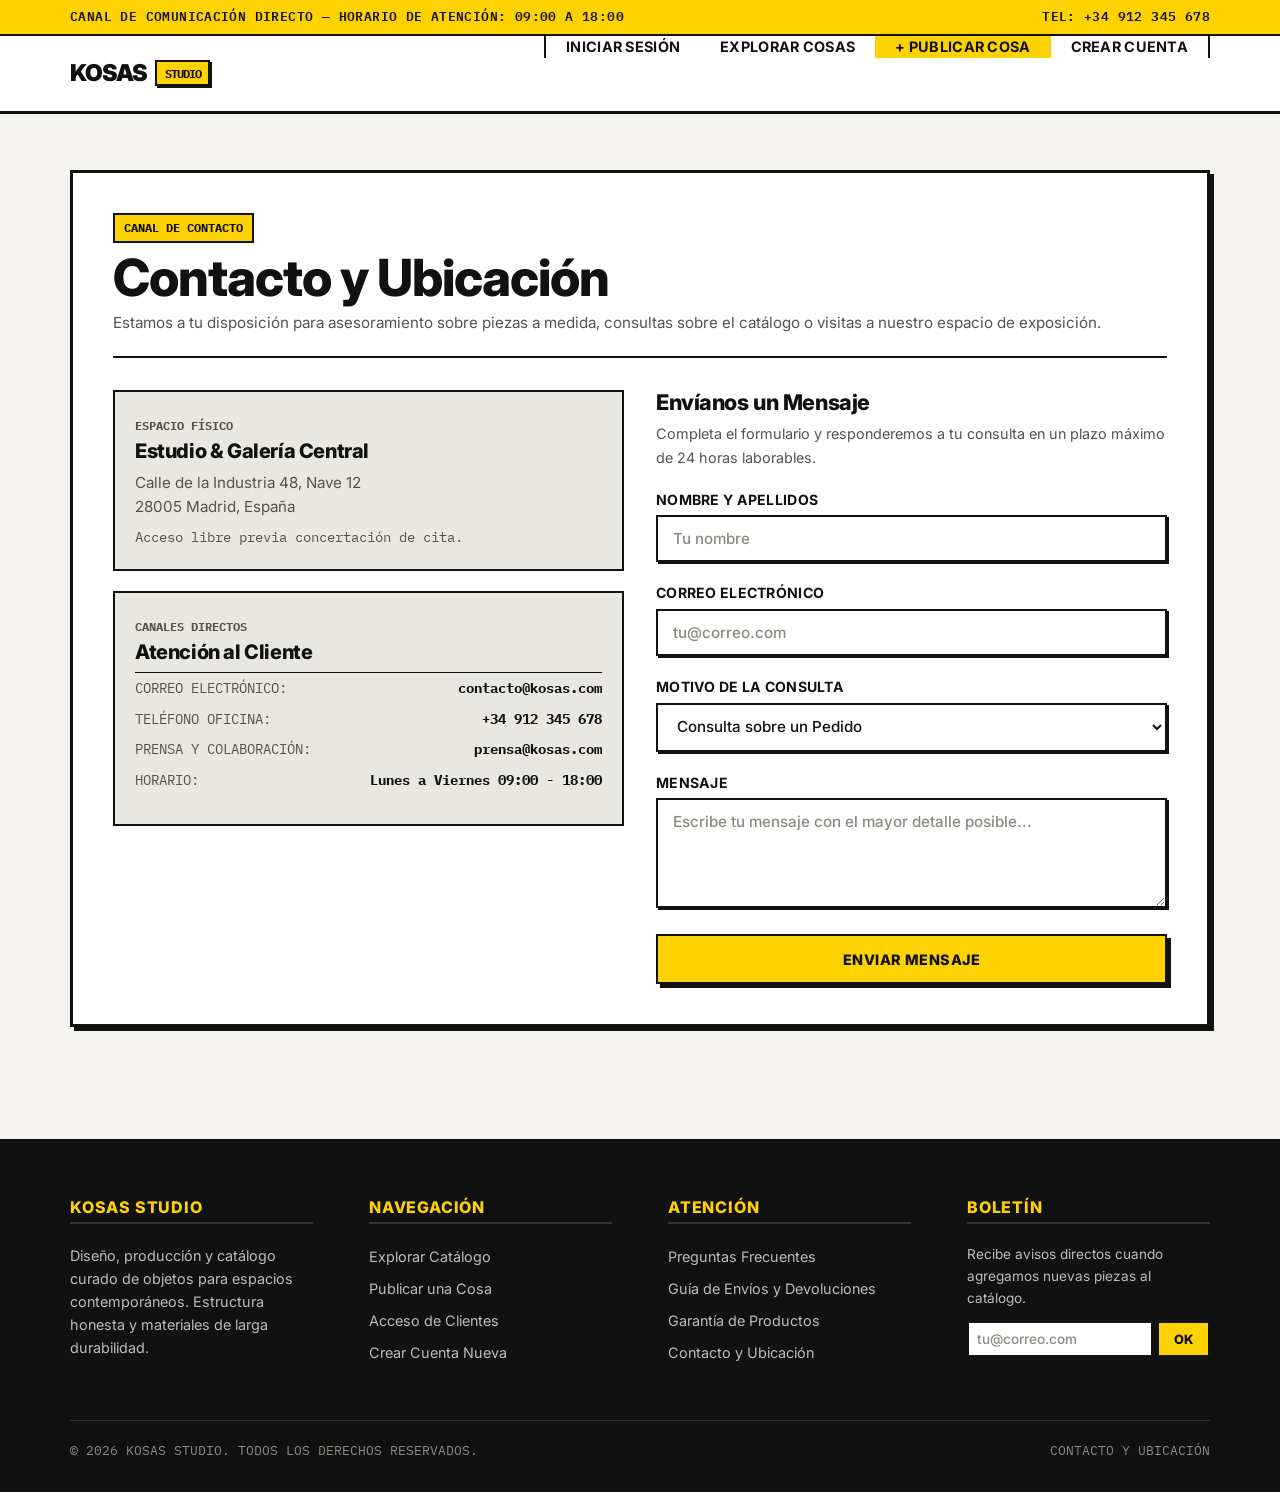
<file: views/pages/contacto.html>
<!DOCTYPE html>
<html lang="es">
<head>
  <meta charset="UTF-8">
  <meta name="viewport" content="width=device-width, initial-scale=1.0">
  <title>Contacto y Ubicación — KOSAS STUDIO</title>
  <meta name="description" content="Información de contacto, ubicación del estudio central y formulario de atención directa.">
  <link rel="stylesheet" href="../css/style.css">
</head>
<body>

  <aside class="top-notice">
    <div class="container top-notice-inner">
      <span>CANAL DE COMUNICACIÓN DIRECTO — HORARIO DE ATENCIÓN: 09:00 A 18:00</span>
      <span>TEL: +34 912 345 678</span>
    </div>
  </aside>

  <header class="navbar">
    <div class="container navbar-inner">
      <a href="../index.html" class="nav-brand">
        <span>KOSAS</span>
        <span class="nav-brand-badge">STUDIO</span>
      </a>

      <nav aria-label="Navegación del sitio">
        <ul class="nav-links">
          <li><a href="../index.html" class="nav-link">Iniciar Sesión</a></li>
          <li><a href="catalogo.html" class="nav-link">Explorar Cosas</a></li>
          <li><a href="agregar-cosa.html" class="nav-link highlight">+ Publicar Cosa</a></li>
          <li><a href="registro.html" class="nav-link">Crear Cuenta</a></li>
        </ul>
      </nav>
    </div>
  </header>

  <main class="main-content">
    <div class="container">

      <div class="info-content-card">
        <div class="info-header">
          <span class="tag tag-yellow">CANAL DE CONTACTO</span>
          <h1 style="margin-top: 0.35rem;">Contacto y Ubicación</h1>
          <p style="margin-top: 0.25rem;">
            Estamos a tu disposición para asesoramiento sobre piezas a medida, consultas sobre el catálogo o visitas a nuestro espacio de exposición.
          </p>
        </div>

        <div class="contact-layout">

          <div>
            <div class="contact-box">
              <span class="mono" style="font-size: 0.75rem; font-weight: 700; color: var(--color-text-muted);">ESPACIO FÍSICO</span>
              <h2 style="font-size: 1.25rem; margin: 0.25rem 0 0.5rem;">Estudio & Galería Central</h2>
              <p style="font-size: 0.95rem; margin-bottom: 0.5rem;">Calle de la Industria 48, Nave 12<br>28005 Madrid, España</p>
              <p class="mono" style="font-size: 0.85rem;">Acceso libre previa concertación de cita.</p>
            </div>

            <div class="contact-box">
              <span class="mono" style="font-size: 0.75rem; font-weight: 700; color: var(--color-text-muted);">CANALES DIRECTOS</span>
              <h2 style="font-size: 1.25rem; margin: 0.25rem 0 0.5rem;">Atención al Cliente</h2>
              <table class="specs-table" style="font-size: 0.88rem;">
                <tr><td>CORREO ELECTRÓNICO:</td><td>contacto@kosas.com</td></tr>
                <tr><td>TELÉFONO OFICINA:</td><td>+34 912 345 678</td></tr>
                <tr><td>PRENSA Y COLABORACIÓN:</td><td>prensa@kosas.com</td></tr>
                <tr><td>HORARIO:</td><td>Lunes a Viernes 09:00 - 18:00</td></tr>
              </table>
            </div>
          </div>

          <div>
            <h2 style="font-size: 1.35rem; margin-bottom: 0.5rem;">Envíanos un Mensaje</h2>
            <p style="font-size: 0.9rem; margin-bottom: var(--space-md);">
              Completa el formulario y responderemos a tu consulta en un plazo máximo de 24 horas laborables.
            </p>

            <form action="catalogo.html" method="GET">
              <div class="form-group">
                <label for="nombre-contacto" class="form-label">Nombre y Apellidos</label>
                <input type="text" id="nombre-contacto" name="nombre-contacto" class="form-input" placeholder="Tu nombre" required>
              </div>

              <div class="form-group">
                <label for="correo-contacto" class="form-label">Correo Electrónico</label>
                <input type="email" id="correo-contacto" name="correo-contacto" class="form-input" placeholder="tu@correo.com" required>
              </div>

              <div class="form-group">
                <label for="motivo" class="form-label">Motivo de la Consulta</label>
                <select id="motivo" name="motivo" class="form-input" style="cursor: pointer;">
                  <option value="pedido">Consulta sobre un Pedido</option>
                  <option value="producto">Información sobre una Pieza</option>
                  <option value="publicar">Propuesta de Publicación / Artesanía</option>
                  <option value="otro">Otro Asunto</option>
                </select>
              </div>

              <div class="form-group">
                <label for="mensaje" class="form-label">Mensaje</label>
                <textarea id="mensaje" name="mensaje" class="form-input" rows="4" placeholder="Escribe tu mensaje con el mayor detalle posible..." required></textarea>
              </div>

              <button type="submit" class="btn btn-primary btn-block" style="padding: 0.9rem;">
                Enviar Mensaje
              </button>
            </form>
          </div>

        </div>
      </div>

    </div>
  </main>

  <footer class="footer">
    <div class="container">
      <div class="footer-columns">
        <div class="footer-col">
          <h4>KOSAS STUDIO</h4>
          <p style="color: #bfbcb6; font-size: 0.9rem; line-height: 1.6;">
            Diseño, producción y catálogo curado de objetos para espacios contemporáneos. Estructura honesta y materiales de larga durabilidad.
          </p>
        </div>

        <div class="footer-col">
          <h4>NAVEGACIÓN</h4>
          <ul class="footer-links">
            <li><a href="catalogo.html" class="footer-link">Explorar Catálogo</a></li>
            <li><a href="agregar-cosa.html" class="footer-link">Publicar una Cosa</a></li>
            <li><a href="../index.html" class="footer-link">Acceso de Clientes</a></li>
            <li><a href="registro.html" class="footer-link">Crear Cuenta Nueva</a></li>
          </ul>
        </div>

        <div class="footer-col">
          <h4>ATENCIÓN</h4>
          <ul class="footer-links">
            <li><a href="faq.html" class="footer-link">Preguntas Frecuentes</a></li>
            <li><a href="envios-devoluciones.html" class="footer-link">Guía de Envíos y Devoluciones</a></li>
            <li><a href="garantia.html" class="footer-link">Garantía de Productos</a></li>
            <li><a href="contacto.html" class="footer-link">Contacto y Ubicación</a></li>
          </ul>
        </div>

        <div class="footer-col">
          <h4>BOLETÍN</h4>
          <p style="color: #bfbcb6; font-size: 0.85rem; margin-bottom: 0.75rem;">
            Recibe avisos directos cuando agregamos nuevas piezas al catálogo.
          </p>
          <div style="display: flex; gap: 0.25rem;">
            <input type="email" placeholder="tu@correo.com" class="form-input" style="padding: 0.5rem; font-size: 0.85rem;">
            <button class="btn btn-primary btn-sm" type="button">OK</button>
          </div>
        </div>
      </div>

      <div class="footer-bottom">
        <span>© 2026 KOSAS STUDIO. TODOS LOS DERECHOS RESERVADOS.</span>
        <span>CONTACTO Y UBICACIÓN</span>
      </div>
    </div>
  </footer>

</body>
</html>
</file>
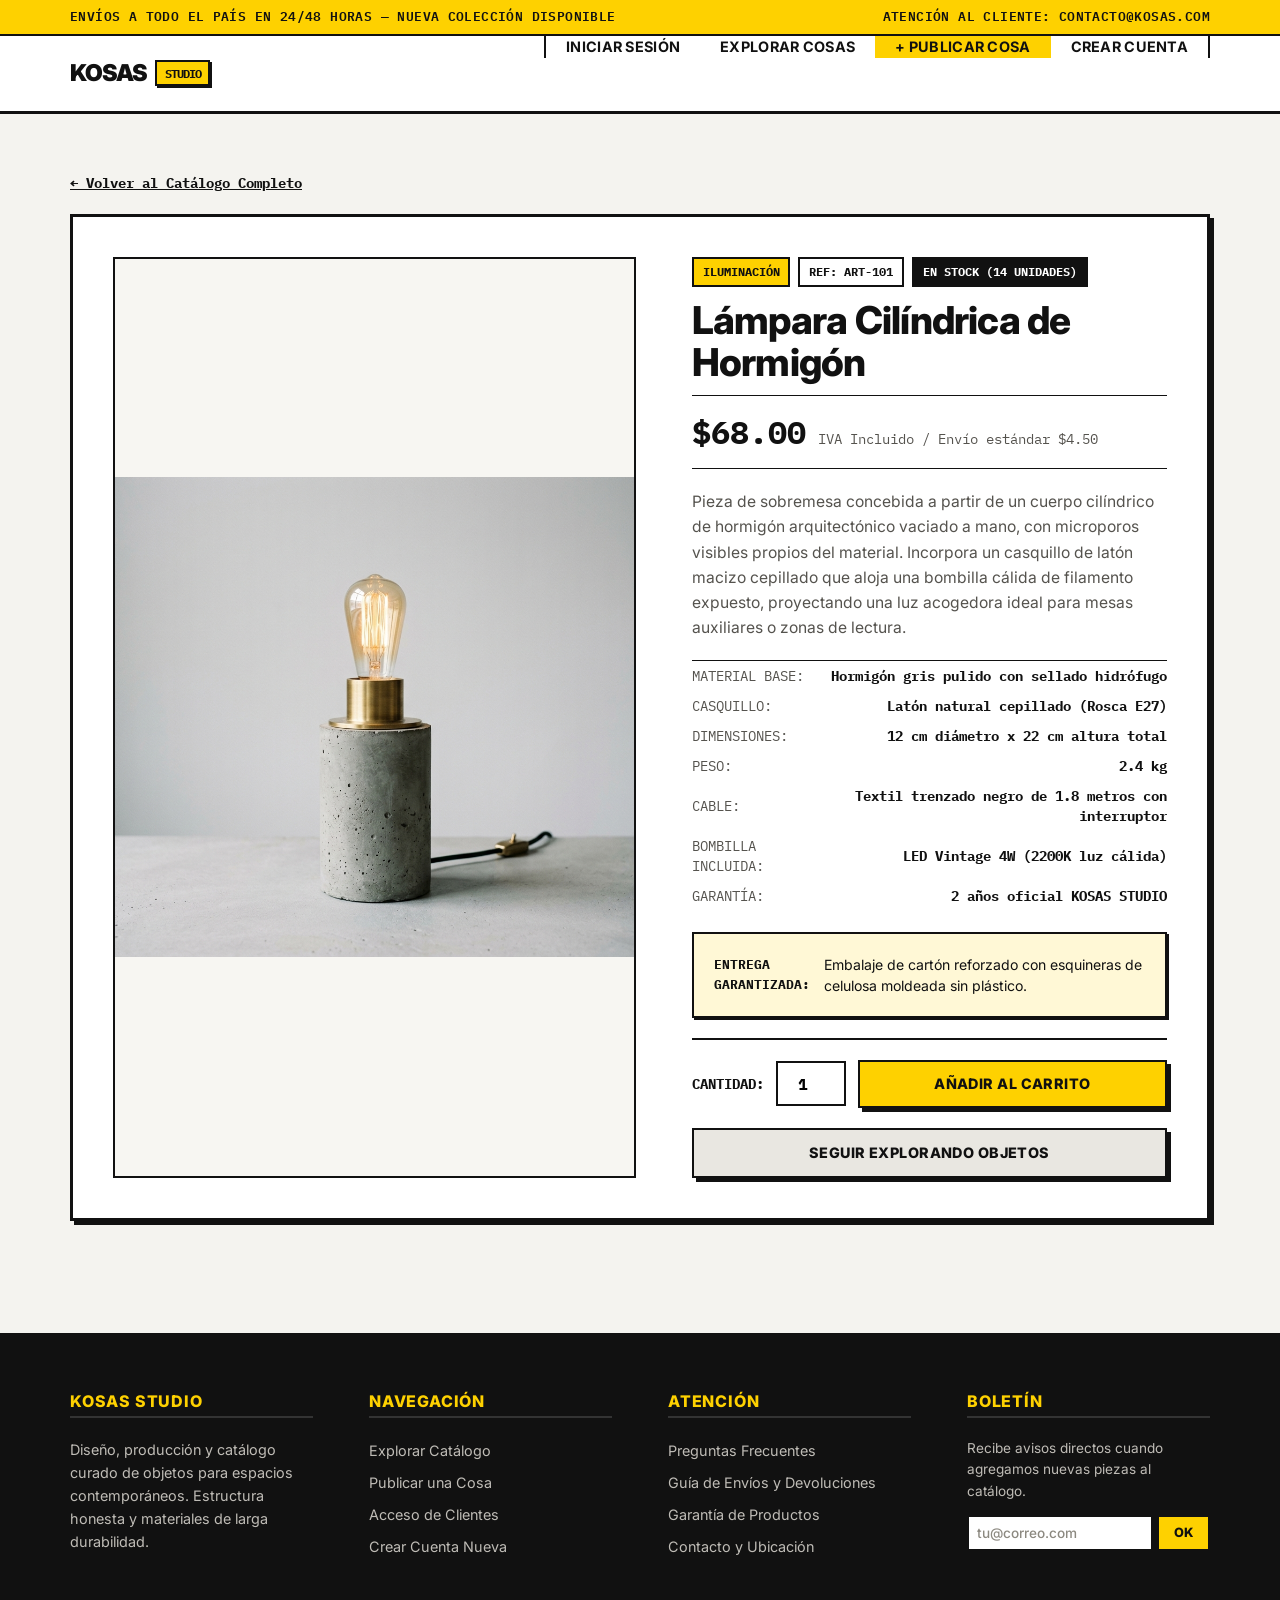
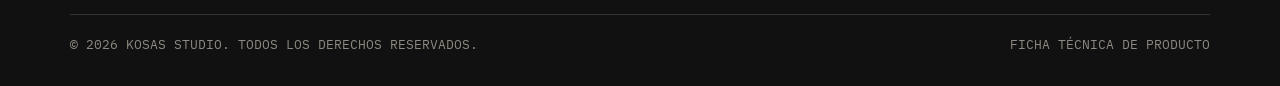
<file: views/pages/cosas-view-detalle.html>
<!DOCTYPE html>
<html lang="es">
<head>
  <meta charset="UTF-8">
  <meta name="viewport" content="width=device-width, initial-scale=1.0">
  <title>Lámpara Cilíndrica de Hormigón — KOSAS STUDIO</title>
  <meta name="description" content="Detalle de producto y especificaciones técnicas de la Lámpara Cilíndrica de Hormigón.">
  <link rel="stylesheet" href="../css/style.css">
</head>
<body>

  <aside class="top-notice">
    <div class="container top-notice-inner">
      <span>ENVÍOS A TODO EL PAÍS EN 24/48 HORAS — NUEVA COLECCIÓN DISPONIBLE</span>
      <span>ATENCIÓN AL CLIENTE: CONTACTO@KOSAS.COM</span>
    </div>
  </aside>

  <header class="navbar">
    <div class="container navbar-inner">
      <a href="../index.html" class="nav-brand">
        <span>KOSAS</span>
        <span class="nav-brand-badge">STUDIO</span>
      </a>

      <nav aria-label="Navegación del sitio">
        <ul class="nav-links">
          <li><a href="../index.html" class="nav-link">Iniciar Sesión</a></li>
          <li><a href="catalogo.html" class="nav-link">Explorar Cosas</a></li>
          <li><a href="agregar-cosa.html" class="nav-link highlight">+ Publicar Cosa</a></li>
          <li><a href="registro.html" class="nav-link">Crear Cuenta</a></li>
        </ul>
      </nav>
    </div>
  </header>

  <main class="main-content">
    <div class="container">

      <div style="margin-bottom: var(--space-md);">
        <a href="catalogo.html" class="mono" style="font-size: 0.85rem; font-weight: 700; text-decoration: underline;">
          ← Volver al Catálogo Completo
        </a>
      </div>

      <div class="detail-grid">

        <div class="detail-image-box">
          <img src="../img/lampara-hormigon.jpg" alt="Lámpara Cilíndrica de Hormigón" class="detail-main-img">
        </div>

        <div class="detail-info">
          <div>
            <div class="detail-header-tags">
              <span class="tag tag-yellow">ILUMINACIÓN</span>
              <span class="tag">REF: ART-101</span>
              <span class="tag tag-dark">EN STOCK (14 UNIDADES)</span>
            </div>

            <h1 class="detail-title">Lámpara Cilíndrica de Hormigón</h1>

            <div class="detail-price-strip">
              <span class="detail-price-main">$68.00</span>
              <span class="mono" style="font-size: 0.85rem; color: var(--color-text-muted);">IVA Incluido / Envío estándar $4.50</span>
            </div>

            <p class="detail-description">
              Pieza de sobremesa concebida a partir de un cuerpo cilíndrico de hormigón arquitectónico vaciado a mano, con microporos visibles propios del material. Incorpora un casquillo de latón macizo cepillado que aloja una bombilla cálida de filamento expuesto, proyectando una luz acogedora ideal para mesas auxiliares o zonas de lectura.
            </p>

            <table class="specs-table" style="font-size: 0.85rem; margin-bottom: var(--space-md);">
              <tr><td>MATERIAL BASE:</td><td>Hormigón gris pulido con sellado hidrófugo</td></tr>
              <tr><td>CASQUILLO:</td><td>Latón natural cepillado (Rosca E27)</td></tr>
              <tr><td>DIMENSIONES:</td><td>12 cm diámetro x 22 cm altura total</td></tr>
              <tr><td>PESO:</td><td>2.4 kg</td></tr>
              <tr><td>CABLE:</td><td>Textil trenzado negro de 1.8 metros con interruptor</td></tr>
              <tr><td>BOMBILLA INCLUIDA:</td><td>LED Vintage 4W (2200K luz cálida)</td></tr>
              <tr><td>GARANTÍA:</td><td>2 años oficial KOSAS STUDIO</td></tr>
            </table>

            <div class="callout-box" style="margin-bottom: var(--space-md);">
              <span class="mono" style="font-weight: 700; font-size: 0.8rem;">ENTREGA GARANTIZADA:</span>
              <span style="font-size: 0.88rem;">Embalaje de cartón reforzado con esquineras de celulosa moldeada sin plástico.</span>
            </div>
          </div>

          <div style="border-top: var(--border-main); padding-top: var(--space-md);">
            <div class="qty-control">
              <label for="cantidad" class="mono" style="font-size: 0.85rem; font-weight: 700;">CANTIDAD:</label>
              <input type="number" id="cantidad" name="cantidad" value="1" min="1" max="14" class="qty-input">
              <button type="button" class="btn btn-primary" style="flex: 1; padding: 0.85rem;">
                Añadir al Carrito
              </button>
            </div>
            <a href="catalogo.html" class="btn btn-block" style="background-color: var(--color-surface-muted);">
              Seguir Explorando Objetos
            </a>
          </div>

        </div>

      </div>

    </div>
  </main>

  <footer class="footer">
    <div class="container">
      <div class="footer-columns">
        <div class="footer-col">
          <h4>KOSAS STUDIO</h4>
          <p style="color: #bfbcb6; font-size: 0.9rem; line-height: 1.6;">
            Diseño, producción y catálogo curado de objetos para espacios contemporáneos. Estructura honesta y materiales de larga durabilidad.
          </p>
        </div>

        <div class="footer-col">
          <h4>NAVEGACIÓN</h4>
          <ul class="footer-links">
            <li><a href="catalogo.html" class="footer-link">Explorar Catálogo</a></li>
            <li><a href="agregar-cosa.html" class="footer-link">Publicar una Cosa</a></li>
            <li><a href="../index.html" class="footer-link">Acceso de Clientes</a></li>
            <li><a href="registro.html" class="footer-link">Crear Cuenta Nueva</a></li>
          </ul>
        </div>

        <div class="footer-col">
          <h4>ATENCIÓN</h4>
          <ul class="footer-links">
            <li><a href="faq.html" class="footer-link">Preguntas Frecuentes</a></li>
            <li><a href="envios-devoluciones.html" class="footer-link">Guía de Envíos y Devoluciones</a></li>
            <li><a href="garantia.html" class="footer-link">Garantía de Productos</a></li>
            <li><a href="contacto.html" class="footer-link">Contacto y Ubicación</a></li>
          </ul>
        </div>

        <div class="footer-col">
          <h4>BOLETÍN</h4>
          <p style="color: #bfbcb6; font-size: 0.85rem; margin-bottom: 0.75rem;">
            Recibe avisos directos cuando agregamos nuevas piezas al catálogo.
          </p>
          <div style="display: flex; gap: 0.25rem;">
            <input type="email" placeholder="tu@correo.com" class="form-input" style="padding: 0.5rem; font-size: 0.85rem;">
            <button class="btn btn-primary btn-sm" type="button">OK</button>
          </div>
        </div>
      </div>

      <div class="footer-bottom">
        <span>© 2026 KOSAS STUDIO. TODOS LOS DERECHOS RESERVADOS.</span>
        <span>FICHA TÉCNICA DE PRODUCTO</span>
      </div>
    </div>
  </footer>

</body>
</html>
</file>
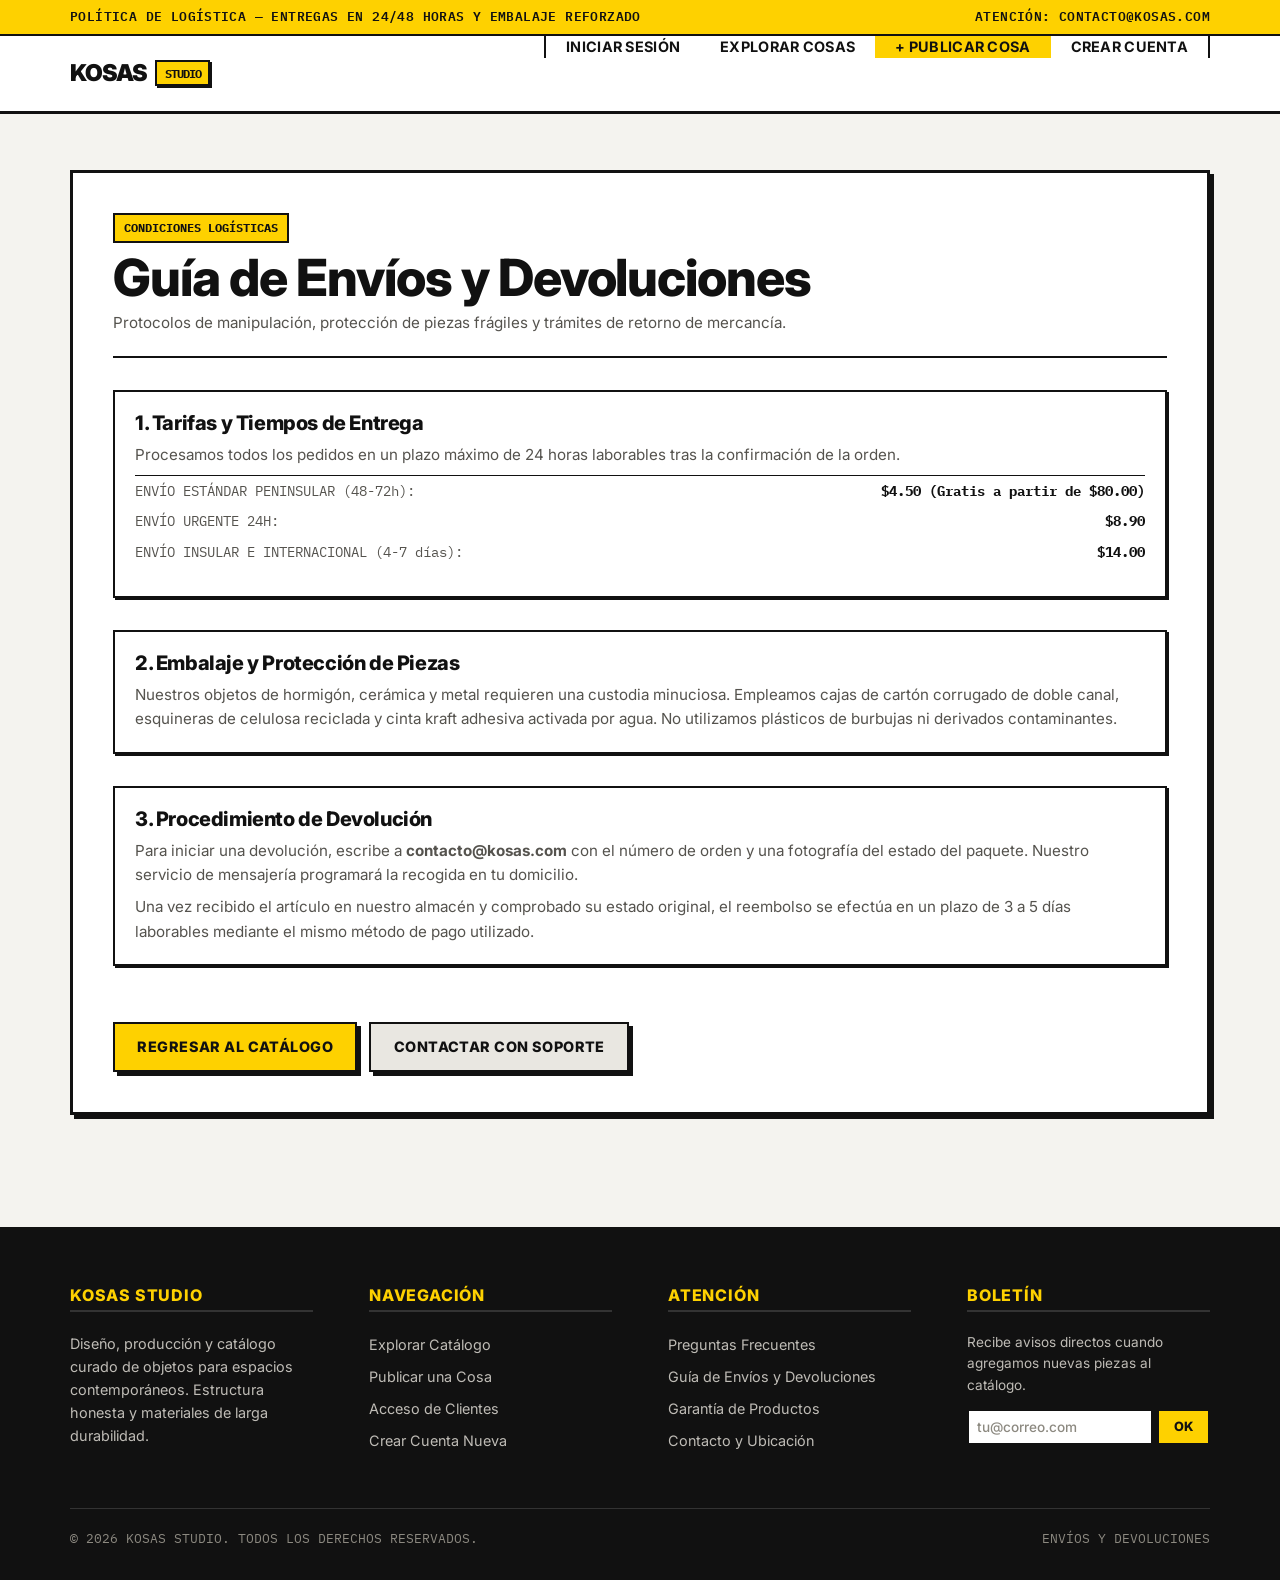
<file: views/pages/envios-devoluciones.html>
<!DOCTYPE html>
<html lang="es">
<head>
  <meta charset="UTF-8">
  <meta name="viewport" content="width=device-width, initial-scale=1.0">
  <title>Guía de Envíos y Devoluciones — KOSAS STUDIO</title>
  <meta name="description" content="Información detallada sobre tarifas, embalajes ecológicos y políticas de devolución en KOSAS STUDIO.">
  <link rel="stylesheet" href="../css/style.css">
</head>
<body>

  <aside class="top-notice">
    <div class="container top-notice-inner">
      <span>POLÍTICA DE LOGÍSTICA — ENTREGAS EN 24/48 HORAS Y EMBALAJE REFORZADO</span>
      <span>ATENCIÓN: CONTACTO@KOSAS.COM</span>
    </div>
  </aside>

  <header class="navbar">
    <div class="container navbar-inner">
      <a href="../index.html" class="nav-brand">
        <span>KOSAS</span>
        <span class="nav-brand-badge">STUDIO</span>
      </a>

      <nav aria-label="Navegación del sitio">
        <ul class="nav-links">
          <li><a href="../index.html" class="nav-link">Iniciar Sesión</a></li>
          <li><a href="catalogo.html" class="nav-link">Explorar Cosas</a></li>
          <li><a href="agregar-cosa.html" class="nav-link highlight">+ Publicar Cosa</a></li>
          <li><a href="registro.html" class="nav-link">Crear Cuenta</a></li>
        </ul>
      </nav>
    </div>
  </header>

  <main class="main-content">
    <div class="container">

      <div class="info-content-card">
        <div class="info-header">
          <span class="tag tag-yellow">CONDICIONES LOGÍSTICAS</span>
          <h1 style="margin-top: 0.35rem;">Guía de Envíos y Devoluciones</h1>
          <p style="margin-top: 0.25rem;">
            Protocolos de manipulación, protección de piezas frágiles y trámites de retorno de mercancía.
          </p>
        </div>

        <div style="display: flex; flex-direction: column; gap: var(--space-lg);">
          <div class="faq-card">
            <h2 style="font-size: 1.25rem; margin-bottom: 0.5rem;">1. Tarifas y Tiempos de Entrega</h2>
            <p style="margin-bottom: 0.5rem;">Procesamos todos los pedidos en un plazo máximo de 24 horas laborables tras la confirmación de la orden.</p>
            <table class="specs-table" style="font-size: 0.88rem;">
              <tr><td>ENVÍO ESTÁNDAR PENINSULAR (48-72h):</td><td>$4.50 (Gratis a partir de $80.00)</td></tr>
              <tr><td>ENVÍO URGENTE 24H:</td><td>$8.90</td></tr>
              <tr><td>ENVÍO INSULAR E INTERNACIONAL (4-7 días):</td><td>$14.00</td></tr>
            </table>
          </div>

          <div class="faq-card">
            <h2 style="font-size: 1.25rem; margin-bottom: 0.5rem;">2. Embalaje y Protección de Piezas</h2>
            <p>
              Nuestros objetos de hormigón, cerámica y metal requieren una custodia minuciosa. Empleamos cajas de cartón corrugado de doble canal, esquineras de celulosa reciclada y cinta kraft adhesiva activada por agua. No utilizamos plásticos de burbujas ni derivados contaminantes.
            </p>
          </div>

          <div class="faq-card">
            <h2 style="font-size: 1.25rem; margin-bottom: 0.5rem;">3. Procedimiento de Devolución</h2>
            <p style="margin-bottom: 0.5rem;">
              Para iniciar una devolución, escribe a <strong>contacto@kosas.com</strong> con el número de orden y una fotografía del estado del paquete. Nuestro servicio de mensajería programará la recogida en tu domicilio.
            </p>
            <p>
              Una vez recibido el artículo en nuestro almacén y comprobado su estado original, el reembolso se efectúa en un plazo de 3 a 5 días laborables mediante el mismo método de pago utilizado.
            </p>
          </div>
        </div>

        <div style="margin-top: var(--space-xl); display: flex; gap: var(--space-sm); flex-wrap: wrap;">
          <a href="catalogo.html" class="btn btn-primary">Regresar al Catálogo</a>
          <a href="contacto.html" class="btn" style="background-color: var(--color-surface-muted);">Contactar con Soporte</a>
        </div>
      </div>

    </div>
  </main>

  <footer class="footer">
    <div class="container">
      <div class="footer-columns">
        <div class="footer-col">
          <h4>KOSAS STUDIO</h4>
          <p style="color: #bfbcb6; font-size: 0.9rem; line-height: 1.6;">
            Diseño, producción y catálogo curado de objetos para espacios contemporáneos. Estructura honesta y materiales de larga durabilidad.
          </p>
        </div>

        <div class="footer-col">
          <h4>NAVEGACIÓN</h4>
          <ul class="footer-links">
            <li><a href="catalogo.html" class="footer-link">Explorar Catálogo</a></li>
            <li><a href="agregar-cosa.html" class="footer-link">Publicar una Cosa</a></li>
            <li><a href="../index.html" class="footer-link">Acceso de Clientes</a></li>
            <li><a href="registro.html" class="footer-link">Crear Cuenta Nueva</a></li>
          </ul>
        </div>

        <div class="footer-col">
          <h4>ATENCIÓN</h4>
          <ul class="footer-links">
            <li><a href="faq.html" class="footer-link">Preguntas Frecuentes</a></li>
            <li><a href="envios-devoluciones.html" class="footer-link">Guía de Envíos y Devoluciones</a></li>
            <li><a href="garantia.html" class="footer-link">Garantía de Productos</a></li>
            <li><a href="contacto.html" class="footer-link">Contacto y Ubicación</a></li>
          </ul>
        </div>

        <div class="footer-col">
          <h4>BOLETÍN</h4>
          <p style="color: #bfbcb6; font-size: 0.85rem; margin-bottom: 0.75rem;">
            Recibe avisos directos cuando agregamos nuevas piezas al catálogo.
          </p>
          <div style="display: flex; gap: 0.25rem;">
            <input type="email" placeholder="tu@correo.com" class="form-input" style="padding: 0.5rem; font-size: 0.85rem;">
            <button class="btn btn-primary btn-sm" type="button">OK</button>
          </div>
        </div>
      </div>

      <div class="footer-bottom">
        <span>© 2026 KOSAS STUDIO. TODOS LOS DERECHOS RESERVADOS.</span>
        <span>ENVÍOS Y DEVOLUCIONES</span>
      </div>
    </div>
  </footer>

</body>
</html>
</file>
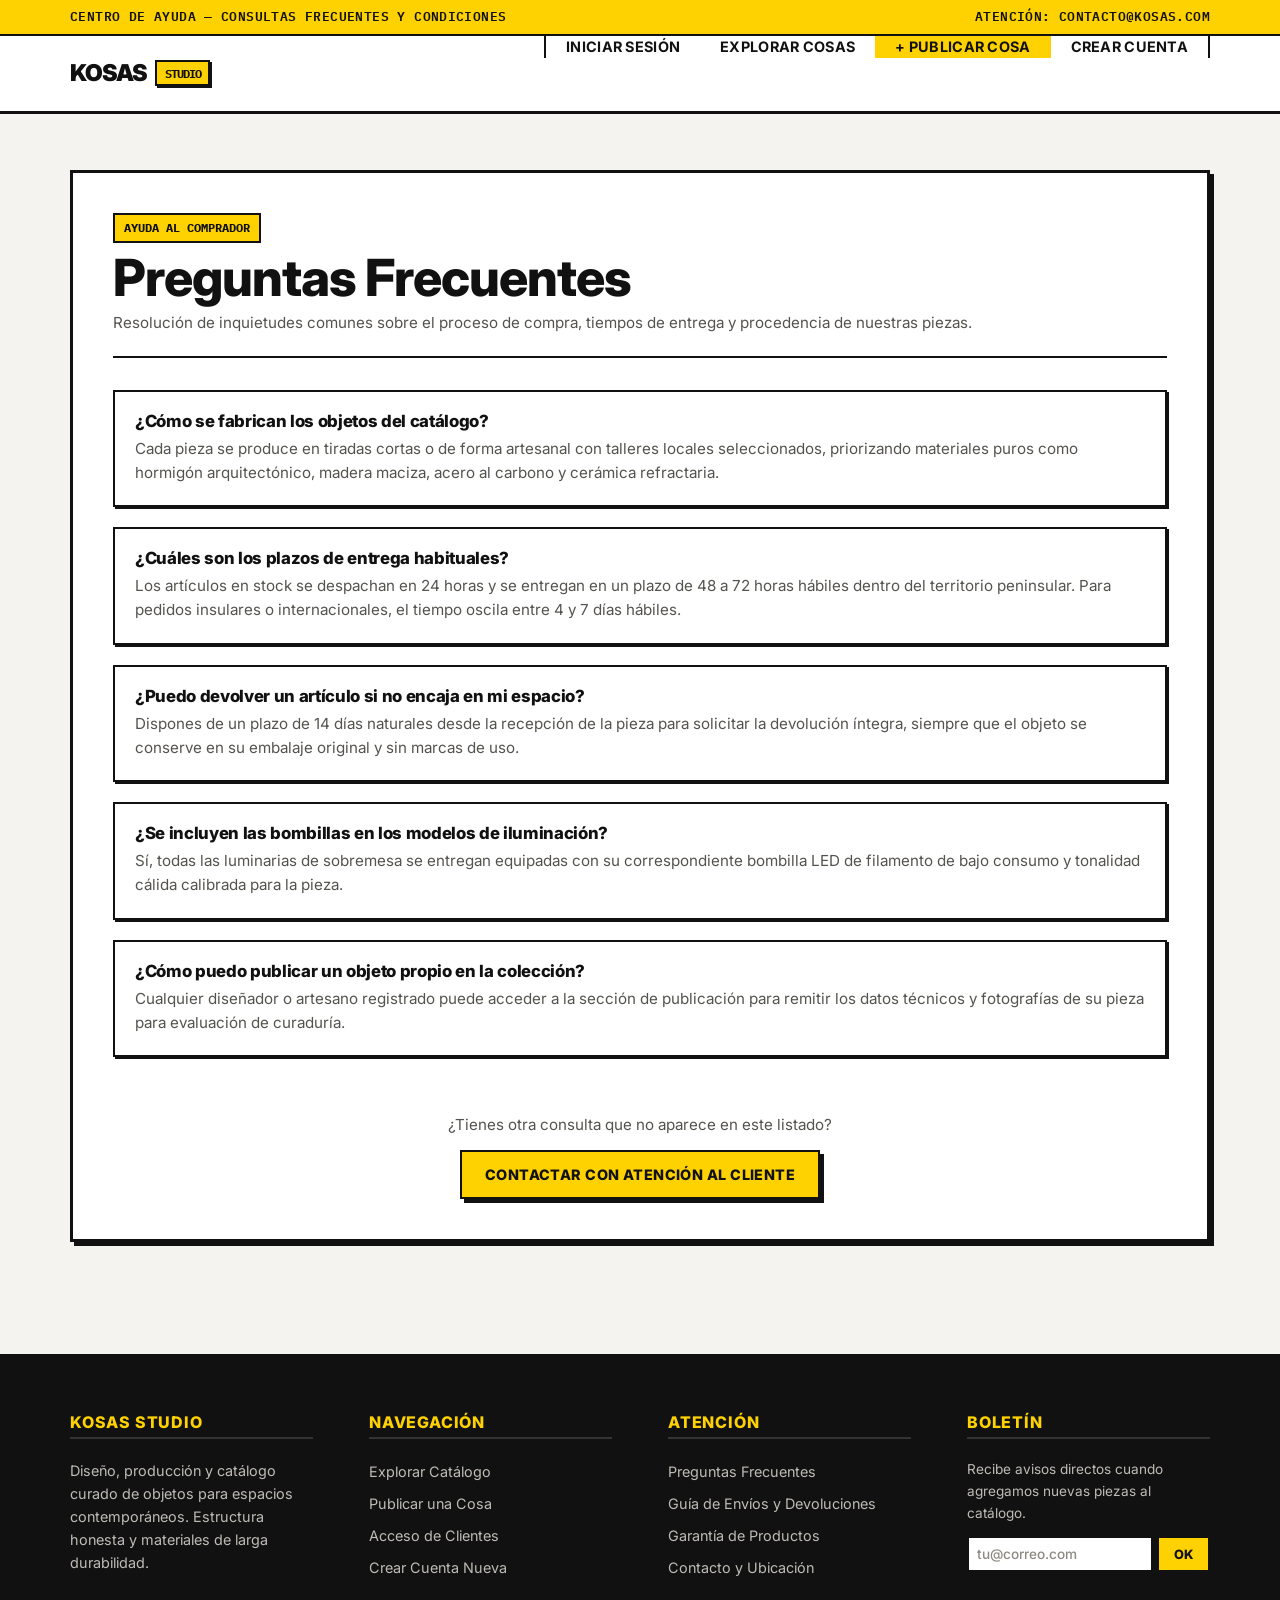
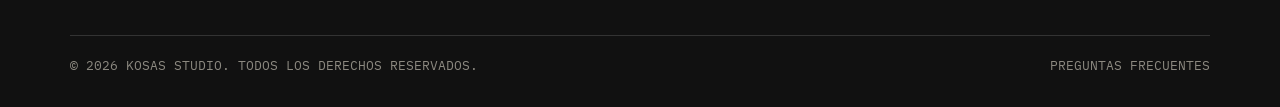
<file: views/pages/faq.html>
<!DOCTYPE html>
<html lang="es">
<head>
  <meta charset="UTF-8">
  <meta name="viewport" content="width=device-width, initial-scale=1.0">
  <title>Preguntas Frecuentes — KOSAS STUDIO</title>
  <meta name="description" content="Respuestas a dudas habituales sobre pedidos, materiales y catálogo de KOSAS STUDIO.">
  <link rel="stylesheet" href="../css/style.css">
</head>
<body>

  <aside class="top-notice">
    <div class="container top-notice-inner">
      <span>CENTRO DE AYUDA — CONSULTAS FRECUENTES Y CONDICIONES</span>
      <span>ATENCIÓN: CONTACTO@KOSAS.COM</span>
    </div>
  </aside>

  <header class="navbar">
    <div class="container navbar-inner">
      <a href="../index.html" class="nav-brand">
        <span>KOSAS</span>
        <span class="nav-brand-badge">STUDIO</span>
      </a>

      <nav aria-label="Navegación del sitio">
        <ul class="nav-links">
          <li><a href="../index.html" class="nav-link">Iniciar Sesión</a></li>
          <li><a href="catalogo.html" class="nav-link">Explorar Cosas</a></li>
          <li><a href="agregar-cosa.html" class="nav-link highlight">+ Publicar Cosa</a></li>
          <li><a href="registro.html" class="nav-link">Crear Cuenta</a></li>
        </ul>
      </nav>
    </div>
  </header>

  <main class="main-content">
    <div class="container">

      <div class="info-content-card">
        <div class="info-header">
          <span class="tag tag-yellow">AYUDA AL COMPRADOR</span>
          <h1 style="margin-top: 0.35rem;">Preguntas Frecuentes</h1>
          <p style="margin-top: 0.25rem;">
            Resolución de inquietudes comunes sobre el proceso de compra, tiempos de entrega y procedencia de nuestras piezas.
          </p>
        </div>

        <div class="faq-group">
          <div class="faq-card">
            <h3>¿Cómo se fabrican los objetos del catálogo?</h3>
            <p>Cada pieza se produce en tiradas cortas o de forma artesanal con talleres locales seleccionados, priorizando materiales puros como hormigón arquitectónico, madera maciza, acero al carbono y cerámica refractaria.</p>
          </div>

          <div class="faq-card">
            <h3>¿Cuáles son los plazos de entrega habituales?</h3>
            <p>Los artículos en stock se despachan en 24 horas y se entregan en un plazo de 48 a 72 horas hábiles dentro del territorio peninsular. Para pedidos insulares o internacionales, el tiempo oscila entre 4 y 7 días hábiles.</p>
          </div>

          <div class="faq-card">
            <h3>¿Puedo devolver un artículo si no encaja en mi espacio?</h3>
            <p>Dispones de un plazo de 14 días naturales desde la recepción de la pieza para solicitar la devolución íntegra, siempre que el objeto se conserve en su embalaje original y sin marcas de uso.</p>
          </div>

          <div class="faq-card">
            <h3>¿Se incluyen las bombillas en los modelos de iluminación?</h3>
            <p>Sí, todas las luminarias de sobremesa se entregan equipadas con su correspondiente bombilla LED de filamento de bajo consumo y tonalidad cálida calibrada para la pieza.</p>
          </div>

          <div class="faq-card">
            <h3>¿Cómo puedo publicar un objeto propio en la colección?</h3>
            <p>Cualquier diseñador o artesano registrado puede acceder a la sección de publicación para remitir los datos técnicos y fotografías de su pieza para evaluación de curaduría.</p>
          </div>
        </div>

        <div style="margin-top: var(--space-xl); text-align: center;">
          <p style="margin-bottom: var(--space-sm);">¿Tienes otra consulta que no aparece en este listado?</p>
          <a href="contacto.html" class="btn btn-primary">Contactar con Atención al Cliente</a>
        </div>
      </div>

    </div>
  </main>

  <footer class="footer">
    <div class="container">
      <div class="footer-columns">
        <div class="footer-col">
          <h4>KOSAS STUDIO</h4>
          <p style="color: #bfbcb6; font-size: 0.9rem; line-height: 1.6;">
            Diseño, producción y catálogo curado de objetos para espacios contemporáneos. Estructura honesta y materiales de larga durabilidad.
          </p>
        </div>

        <div class="footer-col">
          <h4>NAVEGACIÓN</h4>
          <ul class="footer-links">
            <li><a href="catalogo.html" class="footer-link">Explorar Catálogo</a></li>
            <li><a href="agregar-cosa.html" class="footer-link">Publicar una Cosa</a></li>
            <li><a href="../index.html" class="footer-link">Acceso de Clientes</a></li>
            <li><a href="registro.html" class="footer-link">Crear Cuenta Nueva</a></li>
          </ul>
        </div>

        <div class="footer-col">
          <h4>ATENCIÓN</h4>
          <ul class="footer-links">
            <li><a href="faq.html" class="footer-link">Preguntas Frecuentes</a></li>
            <li><a href="envios-devoluciones.html" class="footer-link">Guía de Envíos y Devoluciones</a></li>
            <li><a href="garantia.html" class="footer-link">Garantía de Productos</a></li>
            <li><a href="contacto.html" class="footer-link">Contacto y Ubicación</a></li>
          </ul>
        </div>

        <div class="footer-col">
          <h4>BOLETÍN</h4>
          <p style="color: #bfbcb6; font-size: 0.85rem; margin-bottom: 0.75rem;">
            Recibe avisos directos cuando agregamos nuevas piezas al catálogo.
          </p>
          <div style="display: flex; gap: 0.25rem;">
            <input type="email" placeholder="tu@correo.com" class="form-input" style="padding: 0.5rem; font-size: 0.85rem;">
            <button class="btn btn-primary btn-sm" type="button">OK</button>
          </div>
        </div>
      </div>

      <div class="footer-bottom">
        <span>© 2026 KOSAS STUDIO. TODOS LOS DERECHOS RESERVADOS.</span>
        <span>PREGUNTAS FRECUENTES</span>
      </div>
    </div>
  </footer>

</body>
</html>
</file>
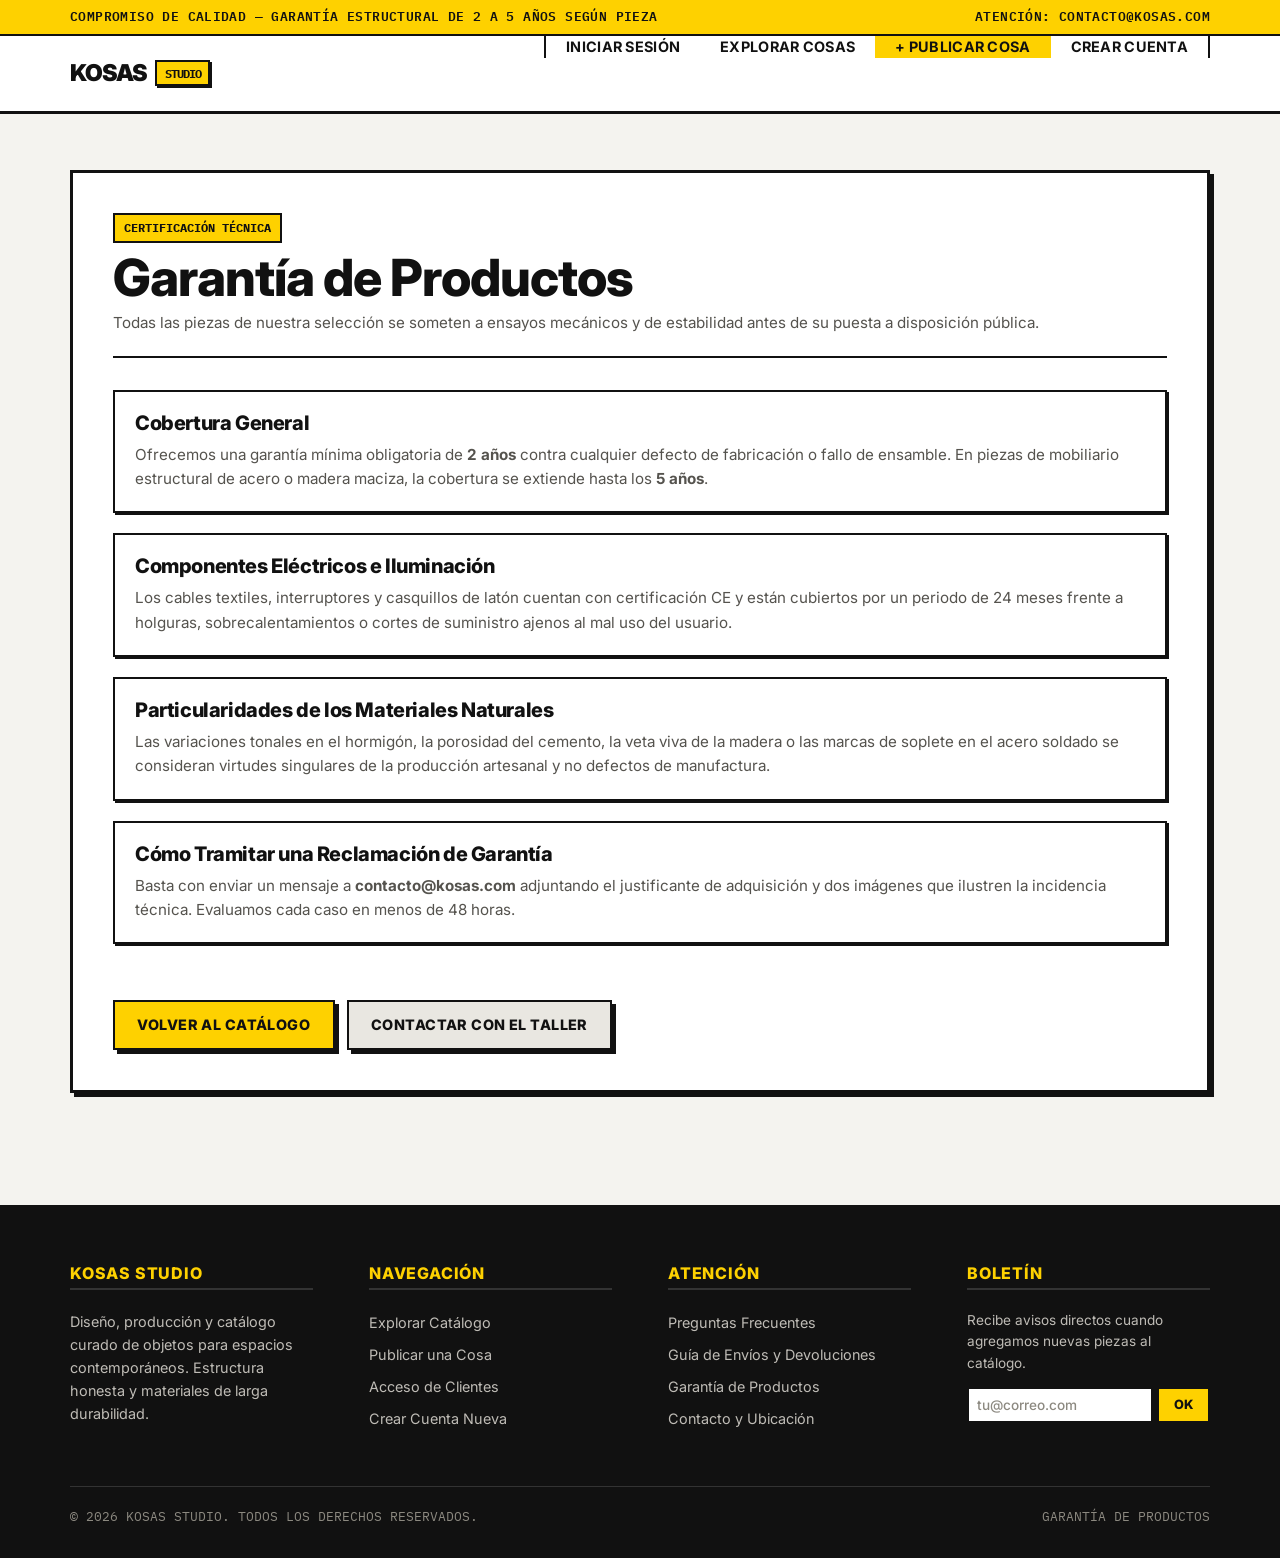
<file: views/pages/garantia.html>
<!DOCTYPE html>
<html lang="es">
<head>
  <meta charset="UTF-8">
  <meta name="viewport" content="width=device-width, initial-scale=1.0">
  <title>Garantía de Productos — KOSAS STUDIO</title>
  <meta name="description" content="Términos y cobertura de garantía técnica para todos los objetos del catálogo de KOSAS STUDIO.">
  <link rel="stylesheet" href="../css/style.css">
</head>
<body>

  <aside class="top-notice">
    <div class="container top-notice-inner">
      <span>COMPROMISO DE CALIDAD — GARANTÍA ESTRUCTURAL DE 2 A 5 AÑOS SEGÚN PIEZA</span>
      <span>ATENCIÓN: CONTACTO@KOSAS.COM</span>
    </div>
  </aside>

  <header class="navbar">
    <div class="container navbar-inner">
      <a href="../index.html" class="nav-brand">
        <span>KOSAS</span>
        <span class="nav-brand-badge">STUDIO</span>
      </a>

      <nav aria-label="Navegación del sitio">
        <ul class="nav-links">
          <li><a href="../index.html" class="nav-link">Iniciar Sesión</a></li>
          <li><a href="catalogo.html" class="nav-link">Explorar Cosas</a></li>
          <li><a href="agregar-cosa.html" class="nav-link highlight">+ Publicar Cosa</a></li>
          <li><a href="registro.html" class="nav-link">Crear Cuenta</a></li>
        </ul>
      </nav>
    </div>
  </header>

  <main class="main-content">
    <div class="container">

      <div class="info-content-card">
        <div class="info-header">
          <span class="tag tag-yellow">CERTIFICACIÓN TÉCNICA</span>
          <h1 style="margin-top: 0.35rem;">Garantía de Productos</h1>
          <p style="margin-top: 0.25rem;">
            Todas las piezas de nuestra selección se someten a ensayos mecánicos y de estabilidad antes de su puesta a disposición pública.
          </p>
        </div>

        <div style="display: flex; flex-direction: column; gap: var(--space-md);">
          <div class="faq-card">
            <h2 style="font-size: 1.25rem; margin-bottom: 0.5rem;">Cobertura General</h2>
            <p>
              Ofrecemos una garantía mínima obligatoria de <strong>2 años</strong> contra cualquier defecto de fabricación o fallo de ensamble. En piezas de mobiliario estructural de acero o madera maciza, la cobertura se extiende hasta los <strong>5 años</strong>.
            </p>
          </div>

          <div class="faq-card">
            <h2 style="font-size: 1.25rem; margin-bottom: 0.5rem;">Componentes Eléctricos e Iluminación</h2>
            <p>
              Los cables textiles, interruptores y casquillos de latón cuentan con certificación CE y están cubiertos por un periodo de 24 meses frente a holguras, sobrecalentamientos o cortes de suministro ajenos al mal uso del usuario.
            </p>
          </div>

          <div class="faq-card">
            <h2 style="font-size: 1.25rem; margin-bottom: 0.5rem;">Particularidades de los Materiales Naturales</h2>
            <p>
              Las variaciones tonales en el hormigón, la porosidad del cemento, la veta viva de la madera o las marcas de soplete en el acero soldado se consideran virtudes singulares de la producción artesanal y no defectos de manufactura.
            </p>
          </div>

          <div class="faq-card">
            <h2 style="font-size: 1.25rem; margin-bottom: 0.5rem;">Cómo Tramitar una Reclamación de Garantía</h2>
            <p>
              Basta con enviar un mensaje a <strong>contacto@kosas.com</strong> adjuntando el justificante de adquisición y dos imágenes que ilustren la incidencia técnica. Evaluamos cada caso en menos de 48 horas.
            </p>
          </div>
        </div>

        <div style="margin-top: var(--space-xl); display: flex; gap: var(--space-sm); flex-wrap: wrap;">
          <a href="catalogo.html" class="btn btn-primary">Volver al Catálogo</a>
          <a href="contacto.html" class="btn" style="background-color: var(--color-surface-muted);">Contactar con el Taller</a>
        </div>
      </div>

    </div>
  </main>

  <footer class="footer">
    <div class="container">
      <div class="footer-columns">
        <div class="footer-col">
          <h4>KOSAS STUDIO</h4>
          <p style="color: #bfbcb6; font-size: 0.9rem; line-height: 1.6;">
            Diseño, producción y catálogo curado de objetos para espacios contemporáneos. Estructura honesta y materiales de larga durabilidad.
          </p>
        </div>

        <div class="footer-col">
          <h4>NAVEGACIÓN</h4>
          <ul class="footer-links">
            <li><a href="catalogo.html" class="footer-link">Explorar Catálogo</a></li>
            <li><a href="agregar-cosa.html" class="footer-link">Publicar una Cosa</a></li>
            <li><a href="../index.html" class="footer-link">Acceso de Clientes</a></li>
            <li><a href="registro.html" class="footer-link">Crear Cuenta Nueva</a></li>
          </ul>
        </div>

        <div class="footer-col">
          <h4>ATENCIÓN</h4>
          <ul class="footer-links">
            <li><a href="faq.html" class="footer-link">Preguntas Frecuentes</a></li>
            <li><a href="envios-devoluciones.html" class="footer-link">Guía de Envíos y Devoluciones</a></li>
            <li><a href="garantia.html" class="footer-link">Garantía de Productos</a></li>
            <li><a href="contacto.html" class="footer-link">Contacto y Ubicación</a></li>
          </ul>
        </div>

        <div class="footer-col">
          <h4>BOLETÍN</h4>
          <p style="color: #bfbcb6; font-size: 0.85rem; margin-bottom: 0.75rem;">
            Recibe avisos directos cuando agregamos nuevas piezas al catálogo.
          </p>
          <div style="display: flex; gap: 0.25rem;">
            <input type="email" placeholder="tu@correo.com" class="form-input" style="padding: 0.5rem; font-size: 0.85rem;">
            <button class="btn btn-primary btn-sm" type="button">OK</button>
          </div>
        </div>
      </div>

      <div class="footer-bottom">
        <span>© 2026 KOSAS STUDIO. TODOS LOS DERECHOS RESERVADOS.</span>
        <span>GARANTÍA DE PRODUCTOS</span>
      </div>
    </div>
  </footer>

</body>
</html>
</file>
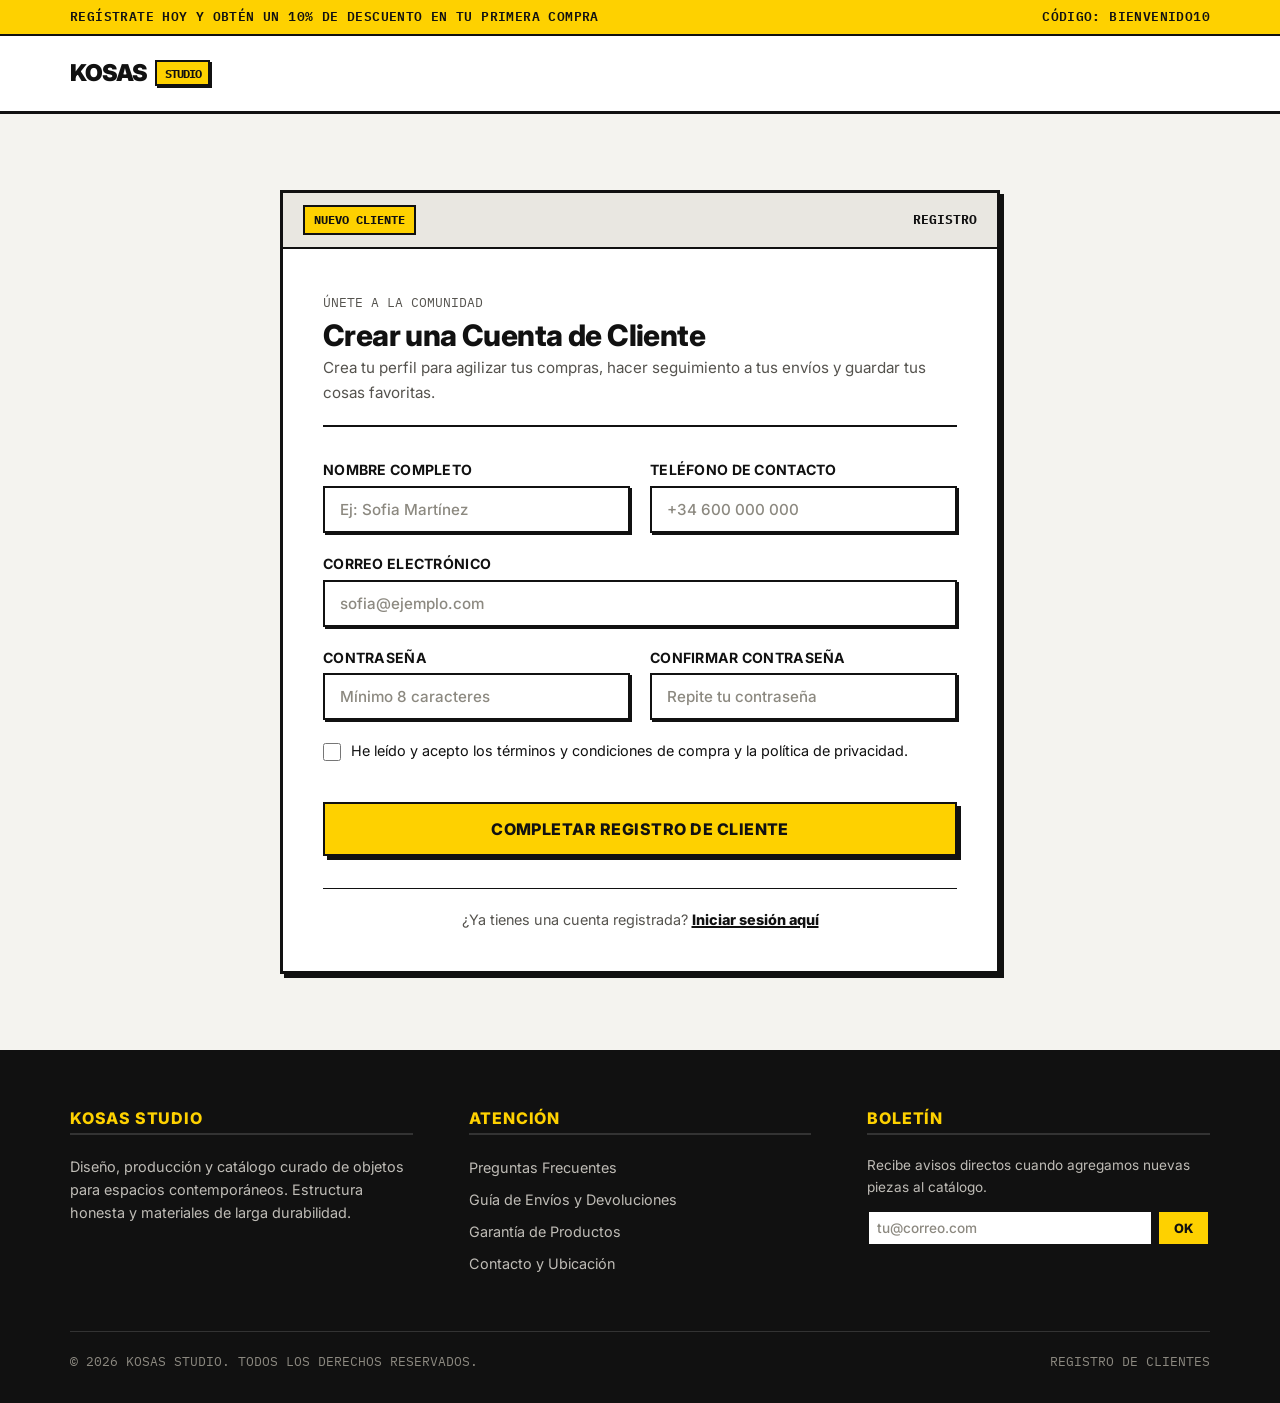
<file: views/pages/usuario-view-registro.html>
<!DOCTYPE html>
<html lang="es">
<head>
  <meta charset="UTF-8">
  <meta name="viewport" content="width=device-width, initial-scale=1.0">
  <title>Crear Cuenta — KOSAS STUDIO</title>
  <meta name="description" content="Regístrate como cliente en KOSAS para acceder a lanzamientos exclusivos y guardar tus objetos favoritos.">
  <link rel="stylesheet" href="../css/style.css">
</head>
<body>

  <aside class="top-notice">
    <div class="container top-notice-inner">
      <span>REGÍSTRATE HOY Y OBTÉN UN 10% DE DESCUENTO EN TU PRIMERA COMPRA</span>
      <span>CÓDIGO: BIENVENIDO10</span>
    </div>
  </aside>

  <header class="navbar">
    <div class="container navbar-inner">
      <a href="../index.html" class="nav-brand">
        <span>KOSAS</span>
        <span class="nav-brand-badge">STUDIO</span>
      </a>
    </div>
  </header>

  <main class="main-content">
    <div class="container panel-wrapper">

      <div class="form-panel-wide b-card">
        
        <div class="card-header">
          <span class="tag tag-yellow">NUEVO CLIENTE</span>
          <span class="mono" style="font-size: 0.8rem; font-weight: 700;">REGISTRO</span>
        </div>

        <div class="card-body" style="padding: clamp(1.5rem, 3.5vw, 2.5rem);">
          
          <div class="form-header-area">
            <span class="mono" style="font-size: 0.8rem; color: var(--color-text-muted);">ÚNETE A LA COMUNIDAD</span>
            <h1>Crear una Cuenta de Cliente</h1>
            <p style="margin-top: 0.25rem;">
              Crea tu perfil para agilizar tus compras, hacer seguimiento a tus envíos y guardar tus cosas favoritas.
            </p>
          </div>

          <form action="../index.html" method="GET">
            
            <div class="form-grid-2">
              <div class="form-group">
                <label for="nombre" class="form-label">Nombre Completo</label>
                <input 
                  type="text" 
                  id="nombre" 
                  name="nombre" 
                  class="form-input" 
                  placeholder="Ej: Sofia Martínez" 
                  required
                >
              </div>

              <div class="form-group">
                <label for="telefono" class="form-label">Teléfono de Contacto</label>
                <input 
                  type="tel" 
                  id="telefono" 
                  name="telefono" 
                  class="form-input mono" 
                  placeholder="+34 600 000 000"
                >
              </div>
            </div>

            <div class="form-group">
              <label for="correo" class="form-label">Correo Electrónico</label>
              <input 
                type="email" 
                id="correo" 
                name="correo" 
                class="form-input" 
                placeholder="sofia@ejemplo.com" 
                required
              >
            </div>

            <div class="form-grid-2">
              <div class="form-group">
                <label for="pass1" class="form-label">Contraseña</label>
                <input 
                  type="password" 
                  id="pass1" 
                  name="pass1" 
                  class="form-input" 
                  placeholder="Mínimo 8 caracteres" 
                  required
                >
              </div>

              <div class="form-group">
                <label for="pass2" class="form-label">Confirmar Contraseña</label>
                <input 
                  type="password" 
                  id="pass2" 
                  name="pass2" 
                  class="form-input" 
                  placeholder="Repite tu contraseña" 
                  required
                >
              </div>
            </div>

            <div class="form-group">
              <label class="form-check">
                <input type="checkbox" name="terminos" required>
                <span>He leído y acepto los términos y condiciones de compra y la política de privacidad.</span>
              </label>
            </div>

            <button type="submit" class="btn btn-primary btn-block" style="padding: 0.95rem; margin-top: var(--space-md); font-size: 1rem;">
              Completar Registro de Cliente
            </button>

          </form>

          <div class="form-footer-nav">
            ¿Ya tienes una cuenta registrada? 
            <a href="../../index.html">Iniciar sesión aquí</a>
          </div>

        </div>

      </div>

    </div>
  </main>

  <footer class="footer">
    <div class="container">
      <div class="footer-columns">
        <div class="footer-col">
          <h4>KOSAS STUDIO</h4>
          <p style="color: #bfbcb6; font-size: 0.9rem; line-height: 1.6;">
            Diseño, producción y catálogo curado de objetos para espacios contemporáneos. Estructura honesta y materiales de larga durabilidad.
          </p>
        </div>

        <div class="footer-col">
          <h4>ATENCIÓN</h4>
          <ul class="footer-links">
            <li><a href="faq.html" class="footer-link">Preguntas Frecuentes</a></li>
            <li><a href="envios-devoluciones.html" class="footer-link">Guía de Envíos y Devoluciones</a></li>
            <li><a href="garantia.html" class="footer-link">Garantía de Productos</a></li>
            <li><a href="contacto.html" class="footer-link">Contacto y Ubicación</a></li>
          </ul>
        </div>

        <div class="footer-col">
          <h4>BOLETÍN</h4>
          <p style="color: #bfbcb6; font-size: 0.85rem; margin-bottom: 0.75rem;">
            Recibe avisos directos cuando agregamos nuevas piezas al catálogo.
          </p>
          <div style="display: flex; gap: 0.25rem;">
            <input type="email" placeholder="tu@correo.com" class="form-input" style="padding: 0.5rem; font-size: 0.85rem;">
            <button class="btn btn-primary btn-sm" type="button">OK</button>
          </div>
        </div>
      </div>

      <div class="footer-bottom">
        <span>© 2026 KOSAS STUDIO. TODOS LOS DERECHOS RESERVADOS.</span>
        <span>REGISTRO DE CLIENTES</span>
      </div>
    </div>
  </footer>
  <script src="../../controllers/UsuarioController.js"></script>

</body>
</html>
</file>
<file: views/css/style.css>
@import url('./base.css');
@import url('./components.css');
@import url('./pages.css');
</file>
